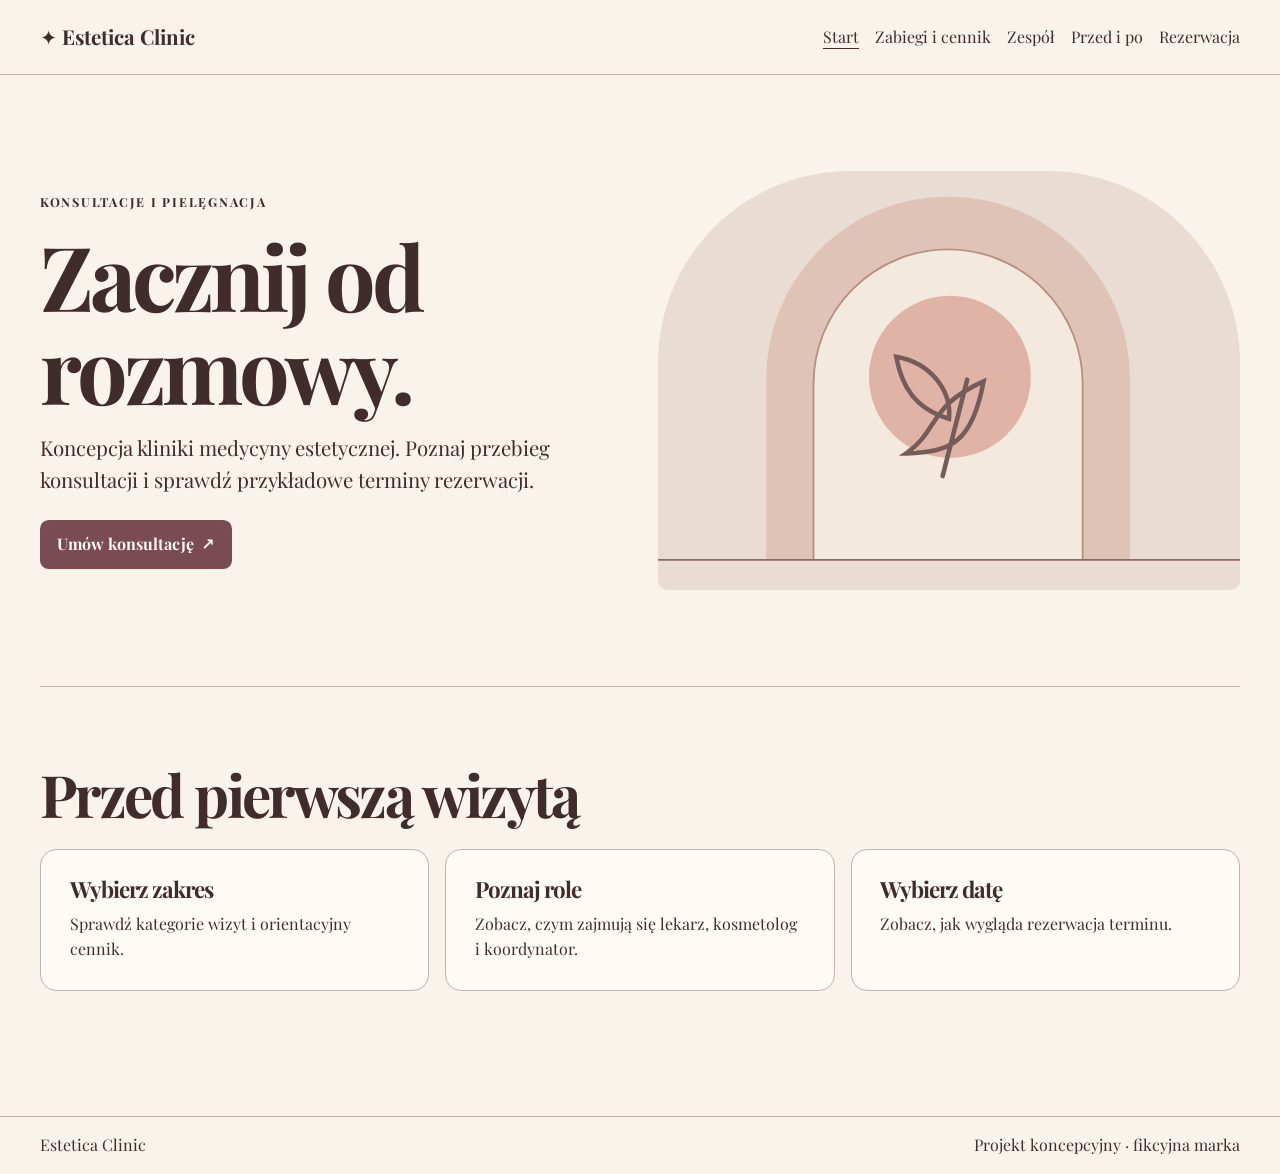
<file: index.html>
<!doctype html><html lang="pl"><head><meta charset="utf-8"><meta name="viewport" content="width=device-width,initial-scale=1">
<title>Medycyna estetyczna | Estetica Clinic</title><meta name="description" content="Koncepcyjna klinika medycyny estetycznej z cennikiem i rezerwacją."><link rel="canonical" href="https://andriu-tsap.github.io/estetica-clinic/">
<meta property="og:type" content="website"><meta property="og:title" content="Medycyna estetyczna | Estetica Clinic"><meta property="og:description" content="Koncepcyjna klinika medycyny estetycznej z cennikiem i rezerwacją."><meta property="og:url" content="https://andriu-tsap.github.io/estetica-clinic/"><meta property="og:image" content="https://andriu-tsap.github.io/estetica-clinic/screenshots/desktop.png">
<link rel="icon" href="favicon.svg"><link rel="stylesheet" href="tailwind.css"><link rel="stylesheet" href="style.css"><script defer src="app.js"></script></head><body><a class="skip" href="#main">Przejdź do treści</a><header><div class="shell bar"><a class="brand" href="./"><span aria-hidden="true">✦</span> Estetica Clinic</a><nav aria-label="Menu główne"><a href="index.html" aria-current=page>Start</a><a href="zabiegi.html" >Zabiegi i cennik</a><a href="zespol.html" >Zespół</a><a href="przed-po.html" >Przed i po</a><a href="rezerwacja.html" >Rezerwacja</a></nav></div></header><main class="shell" id="main"><section class="hero split"><div><p class="kicker">Konsultacje i pielęgnacja</p><h1>Zacznij od rozmowy.</h1><p class="lede">Koncepcja kliniki medycyny estetycznej. Poznaj przebieg konsultacji i sprawdź przykładowe terminy rezerwacji.</p><a class="button" href="rezerwacja.html">Umów konsultację <span aria-hidden="true">↗</span></a></div><img class="visual" src="hero.svg" alt="" width="640" height="460"></section><section class="section" id="pierwsza"><h2>Przed pierwszą wizytą</h2><div class="grid gap-4 sm:grid-cols-2 lg:grid-cols-3"><article class="panel"><h3>Wybierz zakres</h3><p>Sprawdź kategorie wizyt i orientacyjny cennik.</p></article><article class="panel"><h3>Poznaj role</h3><p>Zobacz, czym zajmują się lekarz, kosmetolog i koordynator.</p></article><article class="panel"><h3>Wybierz datę</h3><p>Zobacz, jak wygląda rezerwacja terminu.</p></article></div></section></main><footer><div class="shell bar"><span>Estetica Clinic</span><span>Projekt koncepcyjny · fikcyjna marka</span></div></footer></body></html>
</file>
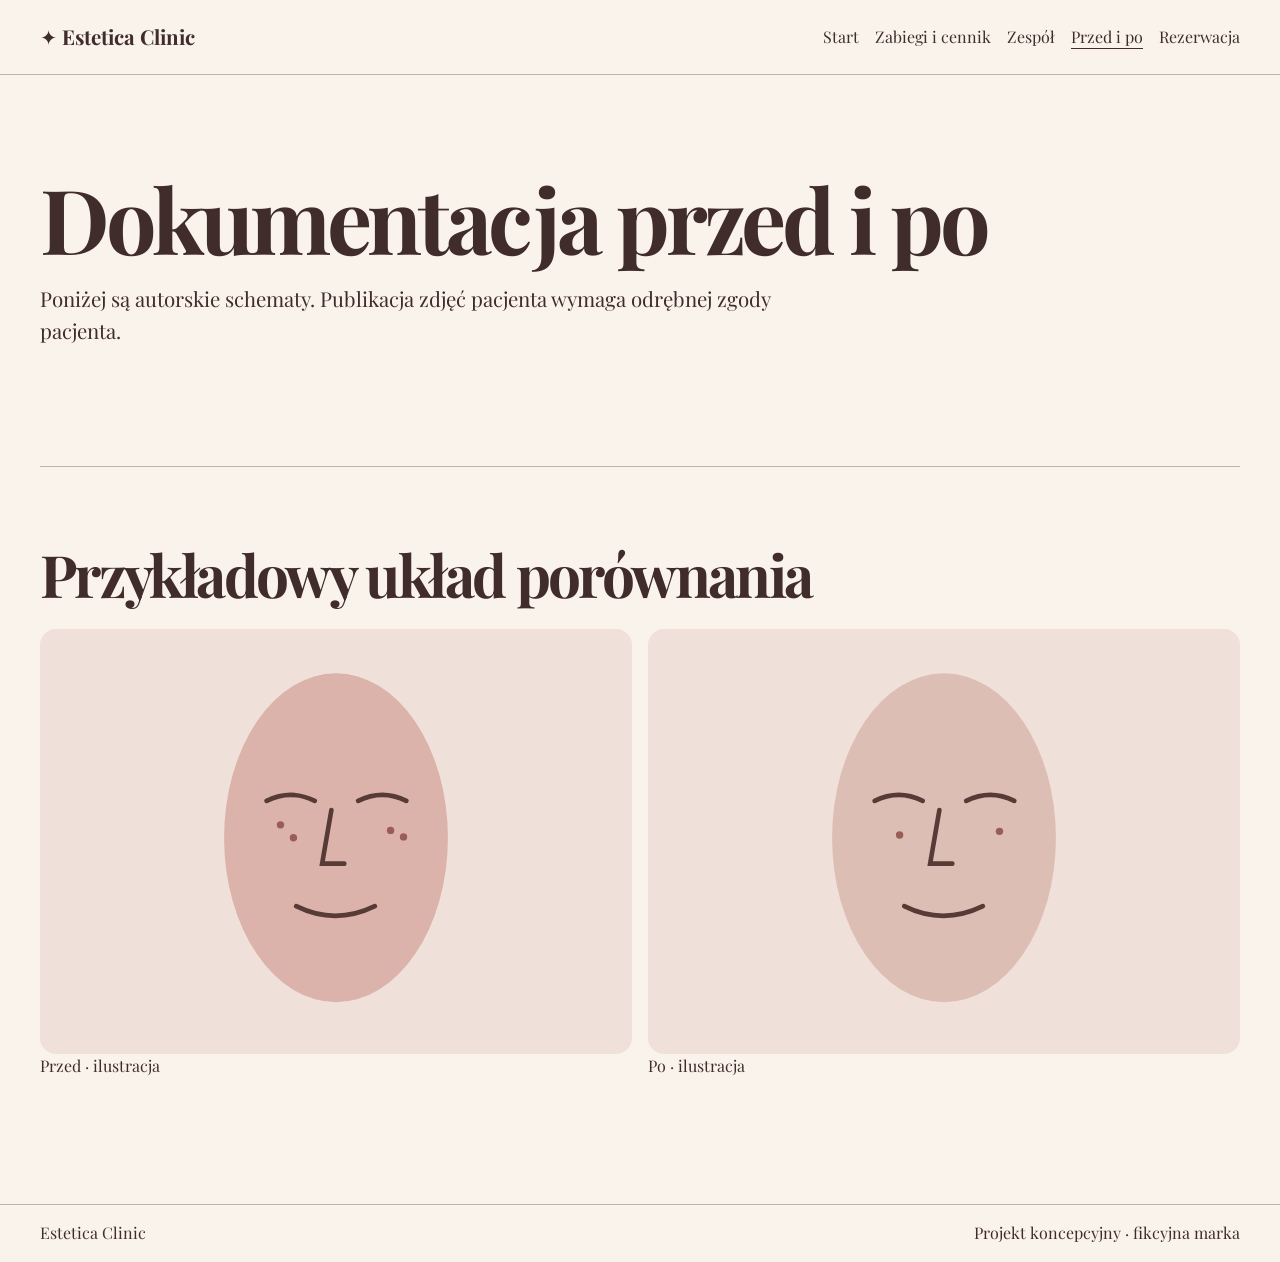
<file: przed-po.html>
<!doctype html><html lang="pl"><head><meta charset="utf-8"><meta name="viewport" content="width=device-width,initial-scale=1">
<title>Przed i po | Estetica Clinic</title><meta name="description" content="Koncepcyjna klinika medycyny estetycznej z cennikiem i rezerwacją."><link rel="canonical" href="https://andriu-tsap.github.io/estetica-clinic/przed-po.html">
<meta property="og:type" content="website"><meta property="og:title" content="Przed i po | Estetica Clinic"><meta property="og:description" content="Koncepcyjna klinika medycyny estetycznej z cennikiem i rezerwacją."><meta property="og:url" content="https://andriu-tsap.github.io/estetica-clinic/przed-po.html"><meta property="og:image" content="https://andriu-tsap.github.io/estetica-clinic/screenshots/desktop.png">
<link rel="icon" href="favicon.svg"><link rel="stylesheet" href="tailwind.css"><link rel="stylesheet" href="style.css"><script defer src="app.js"></script></head><body><a class="skip" href="#main">Przejdź do treści</a><header><div class="shell bar"><a class="brand" href="./"><span aria-hidden="true">✦</span> Estetica Clinic</a><nav aria-label="Menu główne"><a href="index.html" >Start</a><a href="zabiegi.html" >Zabiegi i cennik</a><a href="zespol.html" >Zespół</a><a href="przed-po.html" aria-current=page>Przed i po</a><a href="rezerwacja.html" >Rezerwacja</a></nav></div></header><main class="shell" id="main"><section class="hero "><div><p class="kicker"></p><h1>Dokumentacja przed i po</h1><p class="lede">Poniżej są autorskie schematy. Publikacja zdjęć pacjenta wymaga odrębnej zgody pacjenta.</p></div></section><section class="section" id="porownanie"><h2>Przykładowy układ porównania</h2><div class="grid gap-4 sm:grid-cols-2"><figure><img class="visual" src="a.svg" alt="Schemat A przed zabiegiem" width="640" height="460"><figcaption>Przed · ilustracja</figcaption></figure><figure><img class="visual" src="b.svg" alt="Schemat B po zabiegu" width="640" height="460"><figcaption>Po · ilustracja</figcaption></figure></div></section></main><footer><div class="shell bar"><span>Estetica Clinic</span><span>Projekt koncepcyjny · fikcyjna marka</span></div></footer></body></html>
</file>
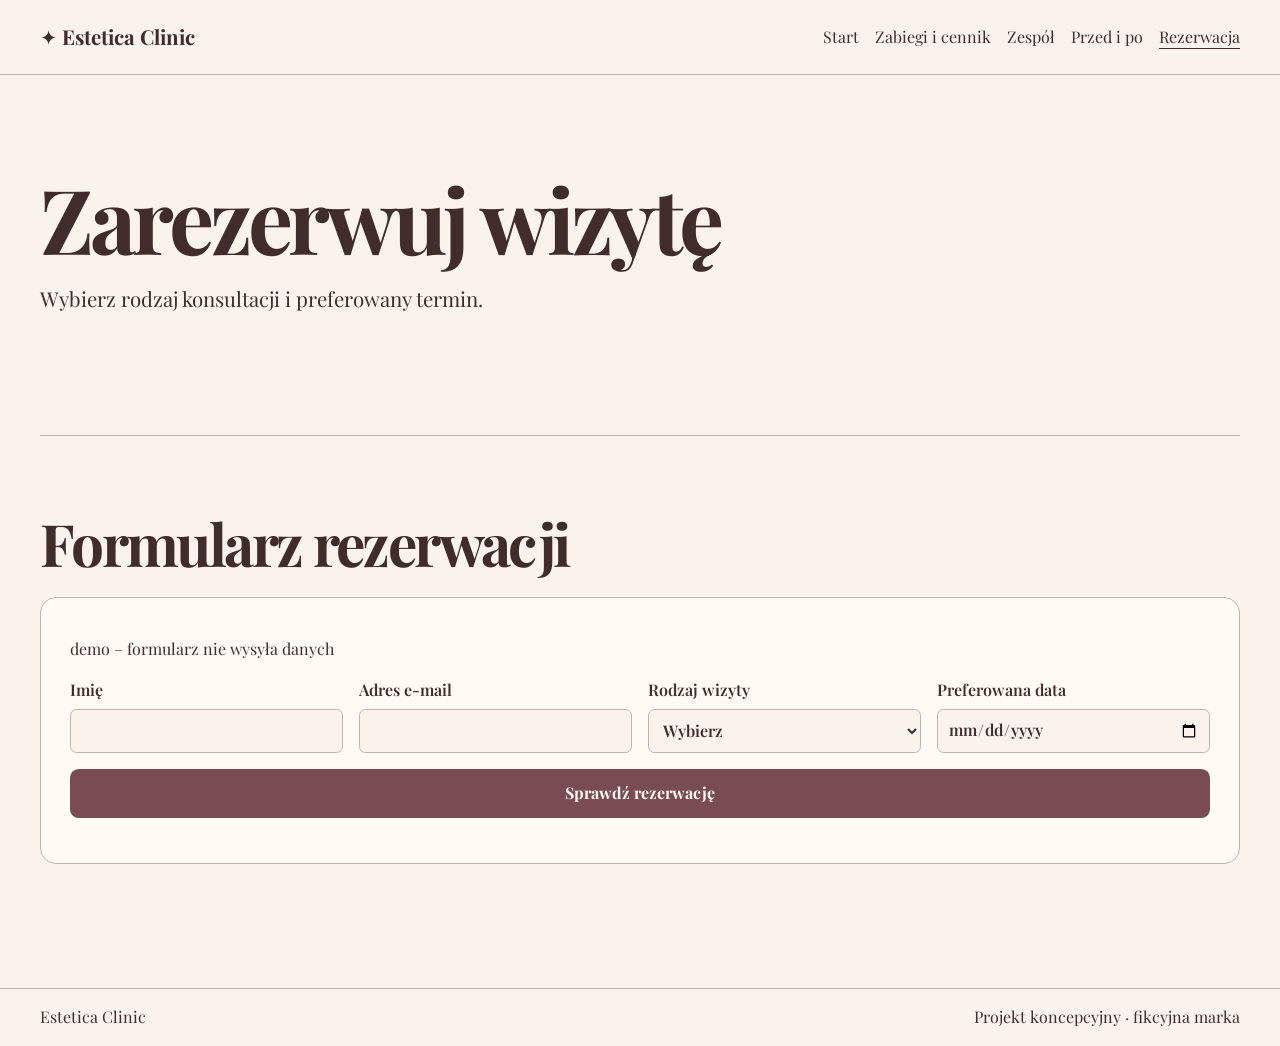
<file: rezerwacja.html>
<!doctype html><html lang="pl"><head><meta charset="utf-8"><meta name="viewport" content="width=device-width,initial-scale=1">
<title>Rezerwacja wizyty | Estetica Clinic</title><meta name="description" content="Koncepcyjna klinika medycyny estetycznej z cennikiem i rezerwacją."><link rel="canonical" href="https://andriu-tsap.github.io/estetica-clinic/rezerwacja.html">
<meta property="og:type" content="website"><meta property="og:title" content="Rezerwacja wizyty | Estetica Clinic"><meta property="og:description" content="Koncepcyjna klinika medycyny estetycznej z cennikiem i rezerwacją."><meta property="og:url" content="https://andriu-tsap.github.io/estetica-clinic/rezerwacja.html"><meta property="og:image" content="https://andriu-tsap.github.io/estetica-clinic/screenshots/desktop.png">
<link rel="icon" href="favicon.svg"><link rel="stylesheet" href="tailwind.css"><link rel="stylesheet" href="style.css"><script defer src="app.js"></script></head><body><a class="skip" href="#main">Przejdź do treści</a><header><div class="shell bar"><a class="brand" href="./"><span aria-hidden="true">✦</span> Estetica Clinic</a><nav aria-label="Menu główne"><a href="index.html" >Start</a><a href="zabiegi.html" >Zabiegi i cennik</a><a href="zespol.html" >Zespół</a><a href="przed-po.html" >Przed i po</a><a href="rezerwacja.html" aria-current=page>Rezerwacja</a></nav></div></header><main class="shell" id="main"><section class="hero "><div><p class="kicker"></p><h1>Zarezerwuj wizytę</h1><p class="lede">Wybierz rodzaj konsultacji i preferowany termin.</p></div></section><section class="section" id="termin"><h2>Formularz rezerwacji</h2><form class="demo panel stack" id="demo"><p>demo – formularz nie wysyła danych</p><div class="fields"><label>Imię<input name="name" type="text" required></label><label>Adres e-mail<input name="email" type="email" required></label><label>Rodzaj wizyty<select name="procedure" required><option value="">Wybierz</option><option value="consult">Konsultacja</option><option value="skin">Ocena kondycji skóry</option><option value="care">Plan pielęgnacji</option></select></label><label>Preferowana data<input name="date" type="date" required></label></div><button class="button">Sprawdź rezerwację</button><p role="status"></p></form></section></main><footer><div class="shell bar"><span>Estetica Clinic</span><span>Projekt koncepcyjny · fikcyjna marka</span></div></footer></body></html>
</file>
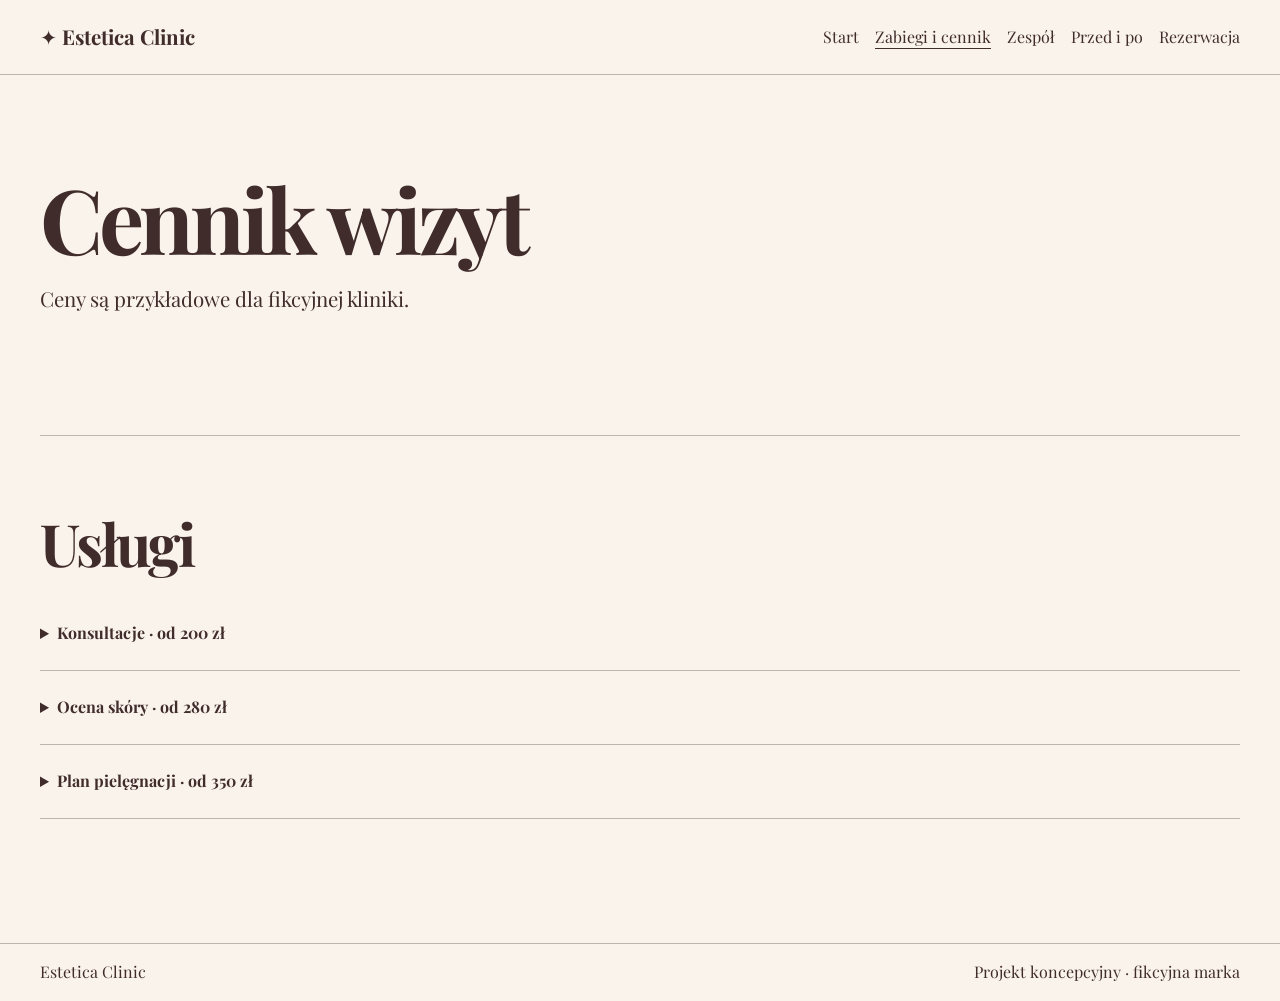
<file: zabiegi.html>
<!doctype html><html lang="pl"><head><meta charset="utf-8"><meta name="viewport" content="width=device-width,initial-scale=1">
<title>Zabiegi i cennik | Estetica Clinic</title><meta name="description" content="Koncepcyjna klinika medycyny estetycznej z cennikiem i rezerwacją."><link rel="canonical" href="https://andriu-tsap.github.io/estetica-clinic/zabiegi.html">
<meta property="og:type" content="website"><meta property="og:title" content="Zabiegi i cennik | Estetica Clinic"><meta property="og:description" content="Koncepcyjna klinika medycyny estetycznej z cennikiem i rezerwacją."><meta property="og:url" content="https://andriu-tsap.github.io/estetica-clinic/zabiegi.html"><meta property="og:image" content="https://andriu-tsap.github.io/estetica-clinic/screenshots/desktop.png">
<link rel="icon" href="favicon.svg"><link rel="stylesheet" href="tailwind.css"><link rel="stylesheet" href="style.css"><script defer src="app.js"></script></head><body><a class="skip" href="#main">Przejdź do treści</a><header><div class="shell bar"><a class="brand" href="./"><span aria-hidden="true">✦</span> Estetica Clinic</a><nav aria-label="Menu główne"><a href="index.html" >Start</a><a href="zabiegi.html" aria-current=page>Zabiegi i cennik</a><a href="zespol.html" >Zespół</a><a href="przed-po.html" >Przed i po</a><a href="rezerwacja.html" >Rezerwacja</a></nav></div></header><main class="shell" id="main"><section class="hero "><div><p class="kicker"></p><h1>Cennik wizyt</h1><p class="lede">Ceny są przykładowe dla fikcyjnej kliniki.</p></div></section><section class="section" id="cennik"><h2>Usługi</h2><details><summary>Konsultacje · od 200 zł</summary><p>Pierwsza rozmowa i omówienie oczekiwań · 200 zł.</p></details><details><summary>Ocena skóry · od 280 zł</summary><p>Wywiad i omówienie stanu skóry · 280 zł.</p></details><details><summary>Plan pielęgnacji · od 350 zł</summary><p>Indywidualny plan do omówienia podczas wizyty · 350 zł.</p></details></section></main><footer><div class="shell bar"><span>Estetica Clinic</span><span>Projekt koncepcyjny · fikcyjna marka</span></div></footer></body></html>
</file>
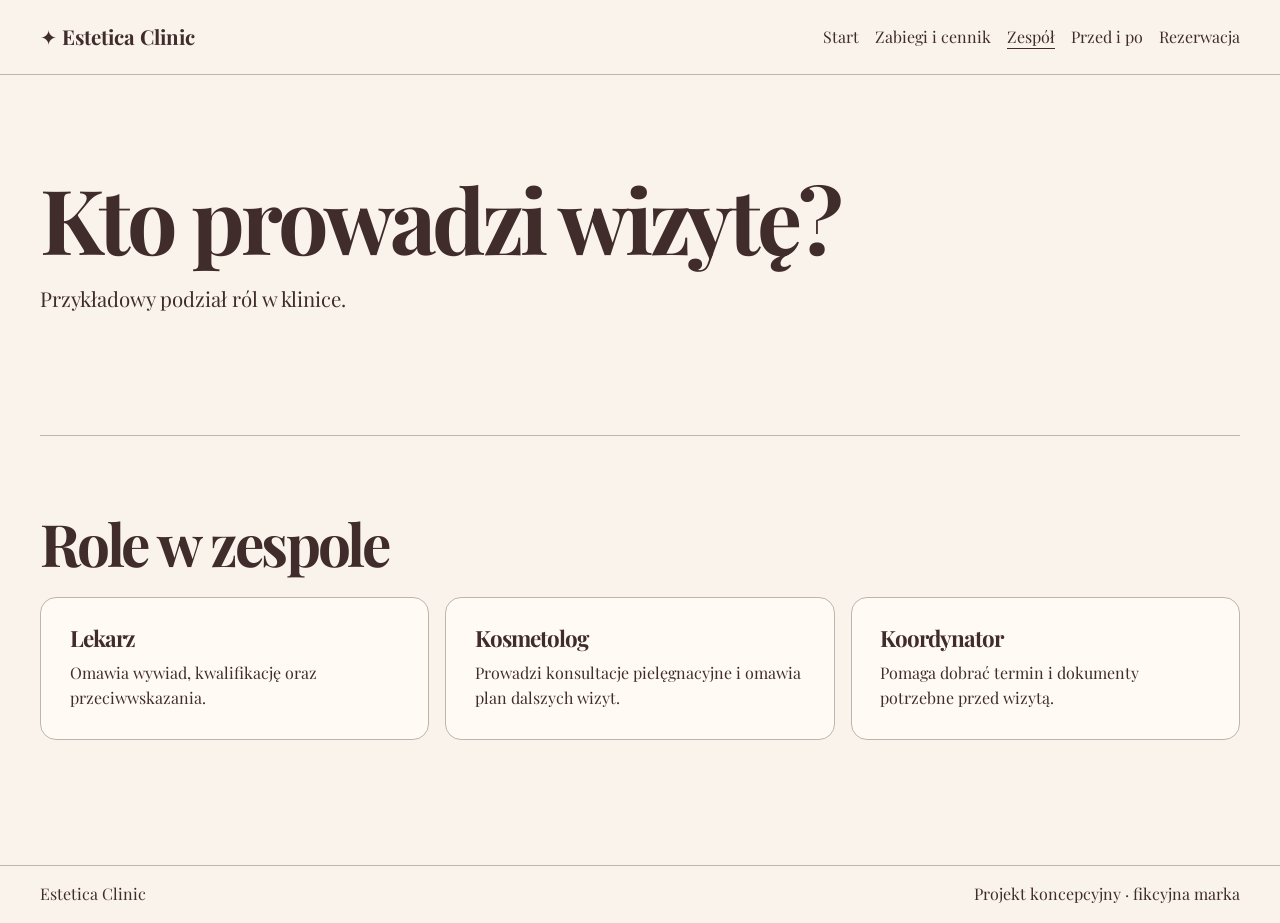
<file: zespol.html>
<!doctype html><html lang="pl"><head><meta charset="utf-8"><meta name="viewport" content="width=device-width,initial-scale=1">
<title>Zespół | Estetica Clinic</title><meta name="description" content="Koncepcyjna klinika medycyny estetycznej z cennikiem i rezerwacją."><link rel="canonical" href="https://andriu-tsap.github.io/estetica-clinic/zespol.html">
<meta property="og:type" content="website"><meta property="og:title" content="Zespół | Estetica Clinic"><meta property="og:description" content="Koncepcyjna klinika medycyny estetycznej z cennikiem i rezerwacją."><meta property="og:url" content="https://andriu-tsap.github.io/estetica-clinic/zespol.html"><meta property="og:image" content="https://andriu-tsap.github.io/estetica-clinic/screenshots/desktop.png">
<link rel="icon" href="favicon.svg"><link rel="stylesheet" href="tailwind.css"><link rel="stylesheet" href="style.css"><script defer src="app.js"></script></head><body><a class="skip" href="#main">Przejdź do treści</a><header><div class="shell bar"><a class="brand" href="./"><span aria-hidden="true">✦</span> Estetica Clinic</a><nav aria-label="Menu główne"><a href="index.html" >Start</a><a href="zabiegi.html" >Zabiegi i cennik</a><a href="zespol.html" aria-current=page>Zespół</a><a href="przed-po.html" >Przed i po</a><a href="rezerwacja.html" >Rezerwacja</a></nav></div></header><main class="shell" id="main"><section class="hero "><div><p class="kicker"></p><h1>Kto prowadzi wizytę?</h1><p class="lede">Przykładowy podział ról w klinice.</p></div></section><section class="section" id="role"><h2>Role w zespole</h2><div class="grid gap-4 sm:grid-cols-2 lg:grid-cols-3"><article class="panel"><h3>Lekarz</h3><p>Omawia wywiad, kwalifikację oraz przeciwwskazania.</p></article><article class="panel"><h3>Kosmetolog</h3><p>Prowadzi konsultacje pielęgnacyjne i omawia plan dalszych wizyt.</p></article><article class="panel"><h3>Koordynator</h3><p>Pomaga dobrać termin i dokumenty potrzebne przed wizytą.</p></article></div></section></main><footer><div class="shell bar"><span>Estetica Clinic</span><span>Projekt koncepcyjny · fikcyjna marka</span></div></footer></body></html>
</file>
<file: style.css>
@font-face {
  font-family: 'Playfair Display';
  font-style: normal;
  font-display: swap;
  font-weight: 400 900;
  src: url(./fonts/playfair-display-latin-ext-wght-normal.woff2) format('woff2-variations');
  unicode-range: U+0100-02BA,U+02BD-02C5,U+02C7-02CC,U+02CE-02D7,U+02DD-02FF,U+0304,U+0308,U+0329,U+1D00-1DBF,U+1E00-1E9F,U+1EF2-1EFF,U+2020,U+20A0-20AB,U+20AD-20C0,U+2113,U+2C60-2C7F,U+A720-A7FF;
}
@font-face {
  font-family: 'Playfair Display';
  font-style: normal;
  font-display: swap;
  font-weight: 400 900;
  src: url(./fonts/playfair-display-latin-wght-normal.woff2) format('woff2-variations');
  unicode-range: U+0000-00FF,U+0131,U+0152-0153,U+02BB-02BC,U+02C6,U+02DA,U+02DC,U+0304,U+0308,U+0329,U+2000-206F,U+20AC,U+2122,U+2191,U+2193,U+2212,U+2215,U+FEFF,U+FFFD;
}
:root{--ink:#402c2b;--bg:#f9f3eb;--surface:#fffaf4;--accent:#794b53;--on:#fff9f3;--font:'Playfair Display';}
:root{--line:color-mix(in srgb,var(--ink) 32%,var(--bg))}*,*::before,*::after{box-sizing:border-box}html{scroll-behavior:smooth}body{margin:0;background:var(--bg);color:var(--ink);font:400 1rem/1.55 var(--font),system-ui,sans-serif}button,select,input,textarea{font:inherit}button,summary,select{cursor:pointer}:focus-visible{outline:3px solid var(--ink);outline-offset:4px}img,svg{max-width:100%;display:block}img{height:auto}p{max-width:66ch}h1,h2,h3{margin:0;text-wrap:balance;line-height:1.04;letter-spacing:-.045em;font-weight:700}h1{font-size:clamp(2.65rem,7vw,6.2rem)}h2{font-size:clamp(2.05rem,5vw,3.65rem);margin-bottom:1.5rem}h3{font-size:1.4rem;margin-bottom:.65rem}.shell{width:min(100% - 2.25rem,75rem);margin-inline:auto}.bar{display:flex;flex-wrap:wrap;align-items:center;justify-content:space-between;gap:.6rem 1.5rem;padding-block:1rem}.brand{font-size:1.28rem;font-weight:700;text-decoration:none}header{border-bottom:1px solid var(--line)}footer{border-top:1px solid var(--line);margin-top:3rem}nav,.actions{display:flex;gap:.5rem 1rem;flex-wrap:wrap;align-items:center}nav a{padding-block:.55rem;text-underline-offset:.3rem}nav a[aria-current],nav a:hover{text-decoration:underline}.skip{position:fixed;top:.5rem;left:.5rem;z-index:9;background:var(--surface);padding:.65rem;transform:translateY(-150%)}.skip:focus{transform:none}.hero{padding-block:clamp(2.8rem,7.5vw,7rem);display:grid;gap:2.2rem;align-items:center}.section{padding-block:clamp(2.4rem,6vw,5rem);border-top:1px solid var(--line)}.lede{font-size:clamp(1.07rem,2vw,1.28rem);margin-block:1.15rem 1.5rem}.kicker{text-transform:uppercase;letter-spacing:.14em;font-weight:700;font-size:.78rem;margin-bottom:1rem}.kicker:empty{display:none}.visual{width:100%;border-radius:1rem}.panel{padding:clamp(1.05rem,3vw,1.8rem);background:var(--surface);border:1px solid var(--line);border-radius:1rem;min-width:0}.panel p{margin:.65rem 0 0}.button{display:inline-flex;align-items:center;justify-content:center;gap:.45rem;padding:.7rem 1rem;min-height:44px;background:var(--accent);color:var(--on);border:1px solid transparent;border-radius:.55rem;text-decoration:none;font-weight:700;max-width:100%;text-align:center}.button:hover{box-shadow:inset 0 0 0 2px currentColor}.button[aria-pressed=true]{outline:2px solid var(--ink);outline-offset:2px}.stack{display:grid;gap:1rem}.fields{display:grid;gap:1rem;grid-template-columns:repeat(auto-fit,minmax(min(12rem,100%),1fr));align-items:end}label{display:grid;gap:.35rem;font-weight:600}label:has(input[type=checkbox]),label:has(input[type=radio]){display:flex;align-items:flex-start;gap:.65rem}input:not([type=checkbox],[type=radio],[type=range]),select,textarea{width:100%;min-height:44px;background:var(--bg);color:var(--ink);border:1px solid var(--line);border-radius:.4rem;padding:.45rem .65rem}input[type=checkbox],input[type=radio]{width:1.15rem;height:1.15rem;flex:none;margin-top:.2rem;accent-color:var(--ink)}textarea{min-height:6rem}[role=status]:empty{margin:0}details{padding:1rem 0;border-bottom:1px solid var(--line)}summary{font-weight:700;padding:.5rem 0}fieldset{border:1px solid var(--line);padding:.8rem;border-radius:.6rem;min-width:0}legend{padding-inline:.4rem;font-weight:700}.tag{display:inline-block;padding:.2rem .55rem;border:1px solid var(--line);border-radius:2rem;font-size:.85rem}td,th{text-align:left;padding:.6rem;border-bottom:1px solid var(--line)}.table-wrap{overflow:auto}.map{border:0;width:100%;height:330px;border-radius:1rem}[hidden]{display:none!important}.reveal{animation:arrive .55s ease-out both}@keyframes arrive{from{opacity:.75;transform:translateY(.5rem)}to{opacity:1;transform:none}}@media(min-width:760px){.split{grid-template-columns:1fr 1fr}}@media(prefers-reduced-motion:reduce){*,*::before,*::after{scroll-behavior:auto!important;animation:none!important;transition:none!important}}
.hero .visual{border-radius:12rem 12rem .6rem .6rem}
</file>
